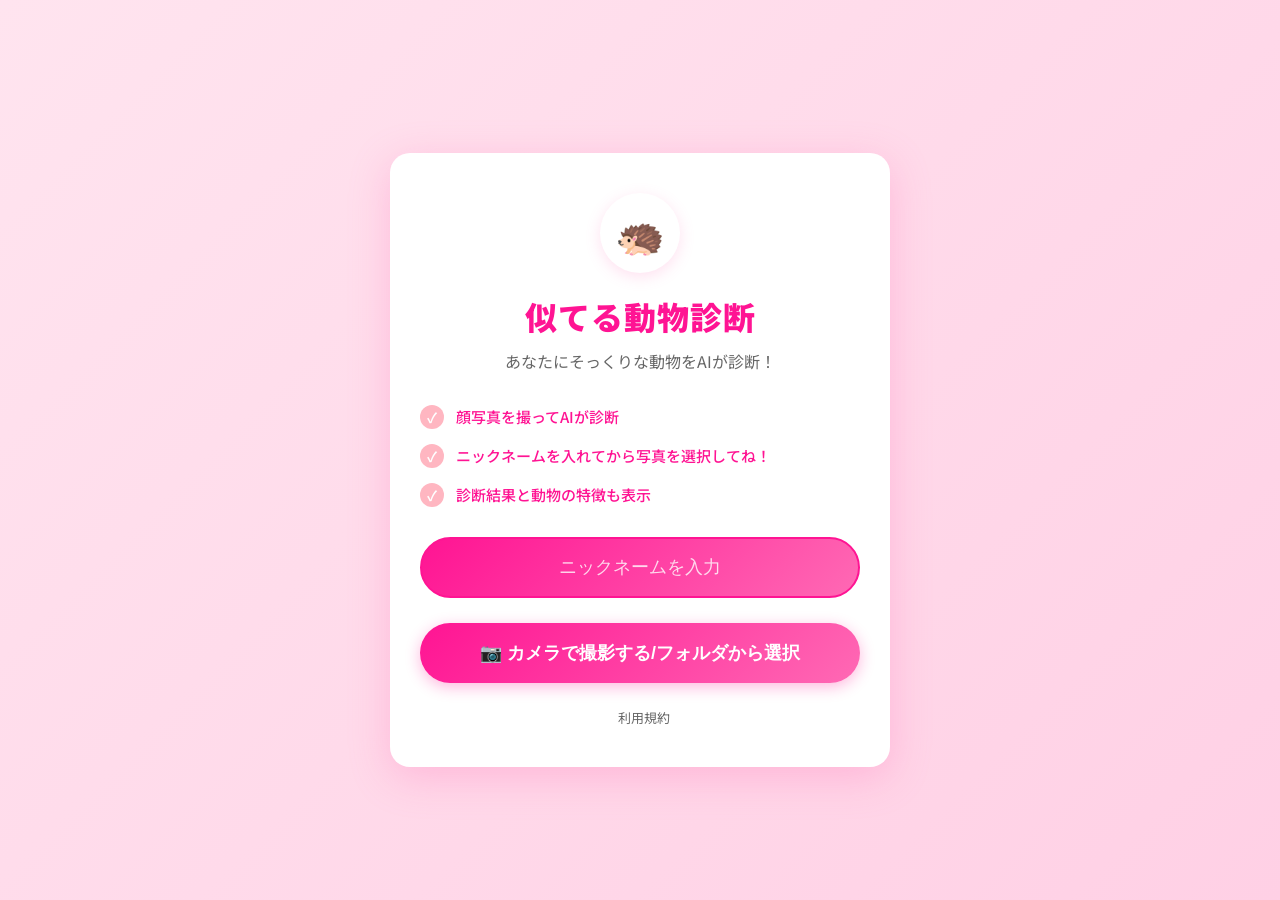
<file: index.html>
<!DOCTYPE html>
<html lang="ja">
<head>
    <meta charset="UTF-8">
    <meta name="viewport" content="width=device-width, initial-scale=1.0">
    <meta name="description" content="あなたにそっくりな動物をAIが診断！顔写真を撮ってAIが診断します。">
    <title>似てる動物AI - あなたにそっくりな動物を診断</title>
    <link rel="preconnect" href="https://fonts.googleapis.com">
    <link rel="preconnect" href="https://fonts.gstatic.com" crossorigin>
    <link href="https://fonts.googleapis.com/css2?family=Noto+Sans+JP:wght@400;500;700;900&display=swap" rel="stylesheet">
    <link rel="stylesheet" href="css/style.css">
</head>
<body>
    <!-- Background Stars -->
    <div class="stars-container" id="starsContainer"></div>

    <!-- Main Container -->
    <div class="container">
        <!-- Header Link -->
        <div class="header-link"></div>

        <!-- Main Card -->
        <div class="card">
            <!-- Icon -->
            <div class="icon-container">
                <span class="icon">🦔</span>
            </div>

            <!-- Title -->
            <h1 class="title">似てる動物診断</h1>
            <p class="subtitle">あなたにそっくりな動物をAIが診断！</p>

            <!-- Feature List -->
            <div class="feature-list">
                <div class="feature-item">
                    <span class="check-icon">✓</span>
                    <span>顔写真を撮ってAIが診断</span>
                </div>
                <div class="feature-item">
                    <span class="check-icon">✓</span>
                    <span>ニックネームを入れてから写真を選択してね！</span>
                </div>
                <div class="feature-item">
                    <span class="check-icon">✓</span>
                    <span>診断結果と動物の特徴も表示</span>
                </div>
            </div>
<!-- Nickname Input -->
<div class="nickname-container">
    <input type="text" id="nicknameInput" class="nickname-input" placeholder="ニックネームを入力" maxlength="20">
</div>
            <!-- Upload Button -->
            <button class="upload-btn" id="uploadBtn">📷 カメラで撮影する/フォルダから選択</button>

            <!-- Hidden File Input -->
            <input type="file" id="fileInput" accept="image/*" style="display: none;">

            <!-- Footer Links -->
            <div class="footer-links">
                <span class="divider"></span>
                <a href="terms.html" class="footer-link">利用規約</a>
            </div>
        </div>
    </div>

    <!-- Main JS -->
    <script src="js/main.js"></script>
</body>
</html>
</file>
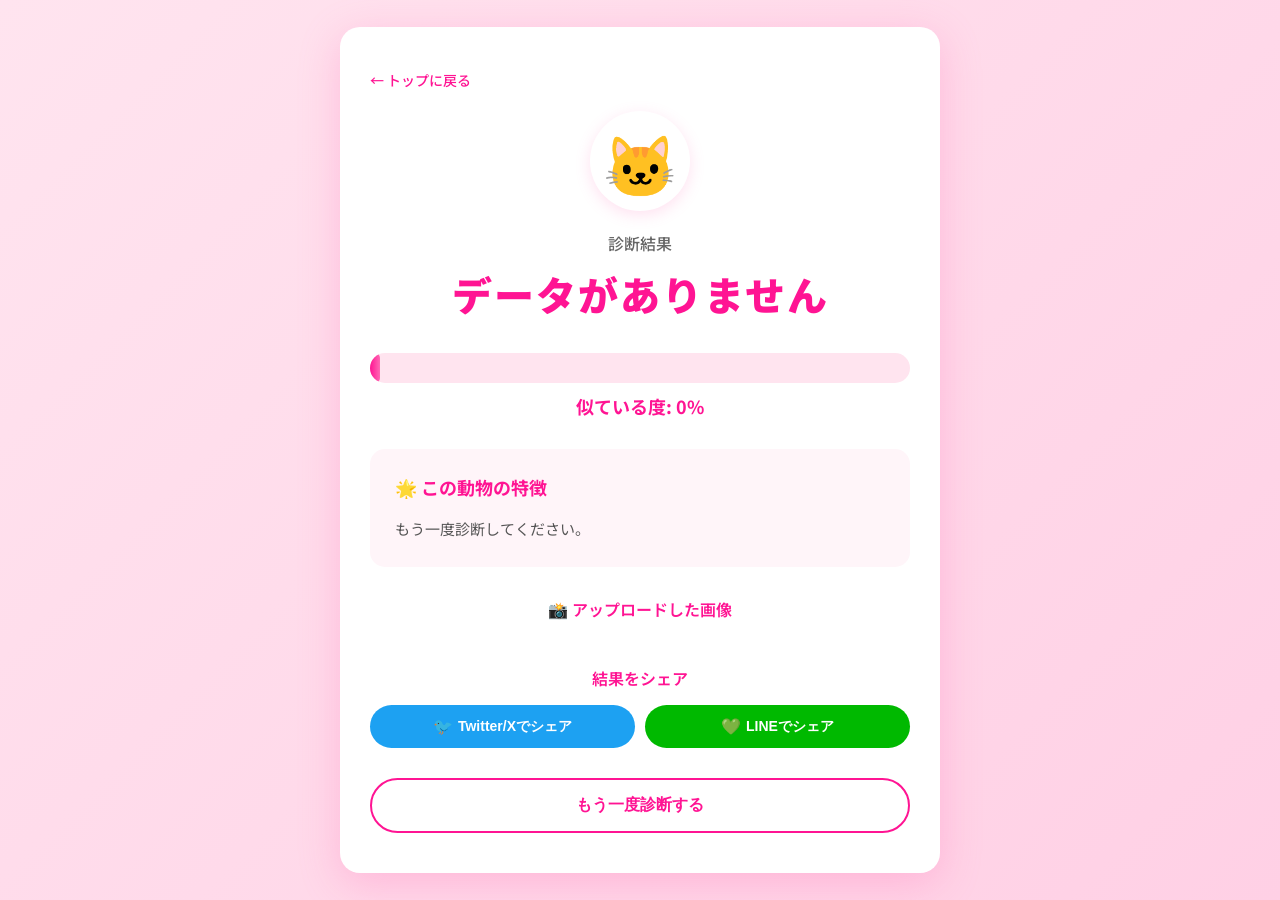
<file: result.html>
<!DOCTYPE html>
<html lang="ja">
<head>
    <meta charset="UTF-8">
    <meta name="viewport" content="width=device-width, initial-scale=1.0">
    <meta name="description" content="動物AI診断の結果">
    <title>診断結果 - 似てる動物AI</title>
    <link rel="preconnect" href="https://fonts.googleapis.com">
    <link rel="preconnect" href="https://fonts.gstatic.com" crossorigin>
    <link href="https://fonts.googleapis.com/css2?family=Noto+Sans+JP:wght@400;500;700;900&display=swap" rel="stylesheet">
    <link rel="stylesheet" href="css/style.css">
</head>
<body>
    <!-- Background Stars -->
    <div class="stars-container" id="starsContainer"></div>

    <!-- Main Container -->
    <div class="container">
        <!-- Main Card -->
        <div class="card result-card">
            <!-- Loading Screen -->
            <div class="loading-screen" id="loadingScreen">
                <div class="spinner"></div>
                <p class="loading-text">AIが診断中です...</p>
            </div>

            <!-- Result Screen -->
            <div class="result-screen" id="resultScreen" style="display: none;">
                <!-- Back Button -->
                <div class="back-btn-container">
                    <a href="index.html" class="back-btn">← トップに戻る</a>
                </div>

                <!-- Animal Icon -->
                <div class="icon-container result-icon">
                    <span class="icon" id="animalIcon">🐱</span>
                </div>

                <!-- Result Title -->
                <h2 class="result-title">診断結果</h2>
                <h1 class="animal-name" id="animalName">ねこ</h1>

                <!-- Similarity Percentage -->
                <div class="similarity-container">
                    <div class="similarity-bar">
                        <div class="similarity-fill" id="similarityFill" style="width: 0%"></div>
                    </div>
                    <p class="similarity-text">似ている度: <span id="similarityPercent">0</span>%</p>
                </div>

                <!-- Animal Description -->
                <div class="description-box">
                    <h3 class="description-title">🌟 この動物の特徴</h3>
                    <p class="description-text" id="animalDescription">
                        診断結果を読み込み中...
                    </p>
                </div>

                <!-- Uploaded Image Preview -->
                <div class="image-preview-container">
                    <h3 class="preview-title">📸 アップロードした画像</h3>
                    <div class="image-preview" id="imagePreview"></div>
                </div>

                <!-- Share Buttons -->
                <div class="share-buttons">
                    <h3 class="share-title">結果をシェア</h3>
                    <div class="share-btn-group">
                        <button class="share-btn twitter-btn" id="shareTwitter">
                            <span class="share-icon">🐦</span> Twitter/Xでシェア
                        </button>
                        <button class="share-btn line-btn" id="shareLine">
                            <span class="share-icon">💚</span> LINEでシェア
                        </button>
                    </div>
                </div>

                <!-- Try Again Button -->
                <button class="retry-btn" onclick="location.href='index.html'">
                    もう一度診断する
                </button>
            </div>
        </div>
    </div>

    <script src="js/main.js"></script>
    <script src="js/result.js"></script>
</body>
</html>
</file>
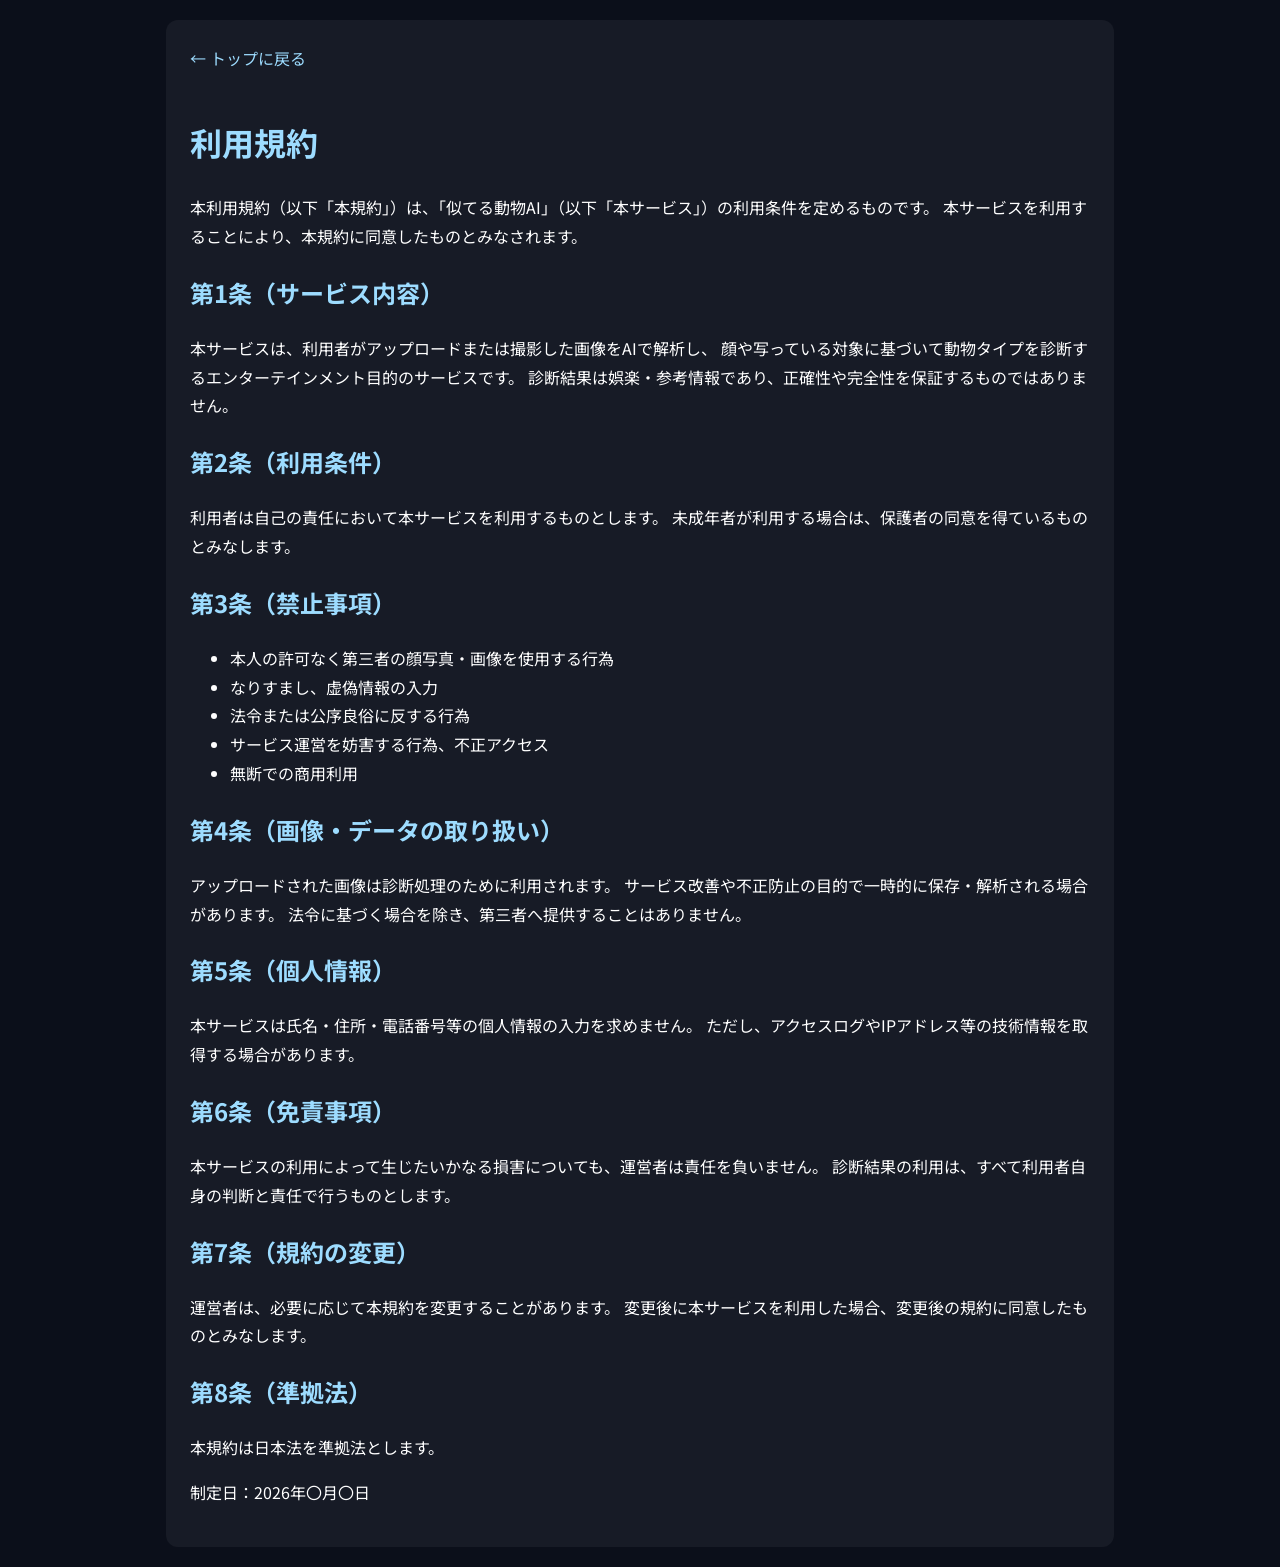
<file: terms.html>
<!DOCTYPE html>
<html lang="ja">
<head>
    <meta charset="UTF-8">
    <meta name="viewport" content="width=device-width, initial-scale=1.0">
    <title>利用規約｜似てる動物AI</title>
    <link href="https://fonts.googleapis.com/css2?family=Noto+Sans+JP:wght@400;500;700&display=swap" rel="stylesheet">
    <style>
        body {
            font-family: "Noto Sans JP", sans-serif;
            background: #0b0f1a;
            color: #ffffff;
            line-height: 1.8;
            margin: 0;
            padding: 20px;
        }
        .container {
            max-width: 900px;
            margin: 0 auto;
            background: rgba(255,255,255,0.05);
            border-radius: 12px;
            padding: 24px;
        }
        h1, h2 {
            color: #9ddcff;
        }
        a {
            color: #9ddcff;
            text-decoration: none;
        }
        .back {
            margin-bottom: 20px;
            display: inline-block;
        }
    </style>
</head>
<body>
    <div class="container">
        <a href="index.html" class="back">← トップに戻る</a>

        <h1>利用規約</h1>

        <p>
            本利用規約（以下「本規約」）は、「似てる動物AI」（以下「本サービス」）の利用条件を定めるものです。
            本サービスを利用することにより、本規約に同意したものとみなされます。
        </p>

        <h2>第1条（サービス内容）</h2>
        <p>
            本サービスは、利用者がアップロードまたは撮影した画像をAIで解析し、
            顔や写っている対象に基づいて動物タイプを診断するエンターテインメント目的のサービスです。
            診断結果は娯楽・参考情報であり、正確性や完全性を保証するものではありません。
        </p>

        <h2>第2条（利用条件）</h2>
        <p>
            利用者は自己の責任において本サービスを利用するものとします。
            未成年者が利用する場合は、保護者の同意を得ているものとみなします。
        </p>

        <h2>第3条（禁止事項）</h2>
        <ul>
            <li>本人の許可なく第三者の顔写真・画像を使用する行為</li>
            <li>なりすまし、虚偽情報の入力</li>
            <li>法令または公序良俗に反する行為</li>
            <li>サービス運営を妨害する行為、不正アクセス</li>
            <li>無断での商用利用</li>
        </ul>

        <h2>第4条（画像・データの取り扱い）</h2>
        <p>
            アップロードされた画像は診断処理のために利用されます。
            サービス改善や不正防止の目的で一時的に保存・解析される場合があります。
            法令に基づく場合を除き、第三者へ提供することはありません。
        </p>

        <h2>第5条（個人情報）</h2>
        <p>
            本サービスは氏名・住所・電話番号等の個人情報の入力を求めません。
            ただし、アクセスログやIPアドレス等の技術情報を取得する場合があります。
        </p>

        <h2>第6条（免責事項）</h2>
        <p>
            本サービスの利用によって生じたいかなる損害についても、運営者は責任を負いません。
            診断結果の利用は、すべて利用者自身の判断と責任で行うものとします。
        </p>

        <h2>第7条（規約の変更）</h2>
        <p>
            運営者は、必要に応じて本規約を変更することがあります。
            変更後に本サービスを利用した場合、変更後の規約に同意したものとみなします。
        </p>

        <h2>第8条（準拠法）</h2>
        <p>
            本規約は日本法を準拠法とします。
        </p>

        <p>制定日：2026年〇月〇日</p>
    </div>
</body>
</html>
</file>
<file: css/style.css>
/* ===============================
   Global Styles & Reset
   =============================== */
* {
    margin: 0;
    padding: 0;
    box-sizing: border-box;
}

body {
    font-family: 'Noto Sans JP', sans-serif;
    background: linear-gradient(135deg, #FFE4EF 0%, #FFD0E5 100%);
    min-height: 100vh;
    position: relative;
    overflow-x: hidden;
}

/* ===============================
   Background Stars Animation
   =============================== */
.stars-container {
    position: fixed;
    top: 0;
    left: 0;
    width: 100%;
    height: 100%;
    pointer-events: none;
    z-index: 0;
}

.star {
    position: absolute;
    color: #FF69B4;
    opacity: 0.6;
    animation: twinkle 3s infinite;
    font-size: 20px;
}

.star:nth-child(2n) {
    animation-delay: 1s;
    opacity: 0.4;
}

.star:nth-child(3n) {
    animation-delay: 2s;
    opacity: 0.5;
}

@keyframes twinkle {
    0%, 100% { opacity: 0.3; transform: scale(0.8); }
    50% { opacity: 0.8; transform: scale(1.2); }
}

/* ===============================
   Main Container
   =============================== */
.container {
    position: relative;
    z-index: 1;
    min-height: 100vh;
    display: flex;
    flex-direction: column;
    align-items: center;
    justify-content: center;
    padding: 20px;
}

/* ===============================
   Header Link
   =============================== */
.header-link {
    margin-bottom: 20px;
    text-align: center;
}

.gallery-link {
    color: #FF1493;
    text-decoration: none;
    font-size: 14px;
    font-weight: 500;
    border-bottom: 2px solid #FF69B4;
    padding-bottom: 2px;
    transition: all 0.3s ease;
}

.gallery-link:hover {
    color: #FF69B4;
    border-bottom-color: #FF1493;
}

/* ===============================
   Main Card
   =============================== */
.card {
    background: white;
    border-radius: 20px;
    padding: 40px 30px;
    max-width: 500px;
    width: 100%;
    box-shadow: 0 10px 40px rgba(255, 105, 180, 0.3);
    text-align: center;
    animation: slideUp 0.5s ease;
}

@keyframes slideUp {
    from {
        opacity: 0;
        transform: translateY(20px);
    }
    to {
        opacity: 1;
        transform: translateY(0);
    }
}

/* ===============================
   Icon Container
   =============================== */
.icon-container {
    background: white;
    width: 80px;
    height: 80px;
    border-radius: 50%;
    margin: 0 auto 20px;
    display: flex;
    align-items: center;
    justify-content: center;
    box-shadow: 0 4px 15px rgba(255, 105, 180, 0.2);
}

.icon {
    font-size: 40px;
}

/* ===============================
   Title & Subtitle
   =============================== */
.title {
    color: #FF1493;
    font-size: 32px;
    font-weight: 900;
    margin-bottom: 10px;
    letter-spacing: 1px;
}

.subtitle {
    color: #666;
    font-size: 16px;
    margin-bottom: 30px;
    line-height: 1.6;
}

/* ===============================
   Feature List
   =============================== */
.feature-list {
    text-align: left;
    margin-bottom: 30px;
}

.feature-item {
    display: flex;
    align-items: center;
    margin-bottom: 15px;
    color: #FF1493;
    font-size: 15px;
    font-weight: 500;
}

.check-icon {
    display: inline-flex;
    align-items: center;
    justify-content: center;
    width: 24px;
    height: 24px;
    background: #FFB6C1;
    border-radius: 50%;
    margin-right: 12px;
    color: white;
    font-size: 14px;
    font-weight: bold;
    flex-shrink: 0;
}

/* ===============================
   Upload Button
   =============================== */
.upload-btn {
    width: 100%;
    background: linear-gradient(135deg, #FF1493 0%, #FF69B4 100%);
    color: white;
    border: none;
    border-radius: 50px;
    padding: 18px 30px;
    font-size: 18px;
    font-weight: 700;
    cursor: pointer;
    transition: all 0.3s ease;
    box-shadow: 0 4px 15px rgba(255, 20, 147, 0.3);
    margin-bottom: 25px;
}

.upload-btn:hover {
    transform: translateY(-2px);
    box-shadow: 0 6px 20px rgba(255, 20, 147, 0.4);
}

.upload-btn:active {
    transform: translateY(0);
}

/* ===============================
   Footer Links
   =============================== */
.footer-links {
    display: flex;
    align-items: center;
    justify-content: center;
    gap: 8px;
    font-size: 13px;
}

.footer-link {
    color: #666;
    text-decoration: none;
    transition: color 0.3s ease;
}

.footer-link:hover {
    color: #FF1493;
}

.divider {
    color: #ccc;
}

/* ===============================
   Loading Screen
   =============================== */
.loading-screen {
    padding: 60px 0;
    text-align: center;
}

.spinner {
    width: 60px;
    height: 60px;
    margin: 0 auto 20px;
    border: 6px solid #FFE4EF;
    border-top: 6px solid #FF1493;
    border-radius: 50%;
    animation: spin 1s linear infinite;
}

@keyframes spin {
    0% { transform: rotate(0deg); }
    100% { transform: rotate(360deg); }
}

.loading-text {
    color: #FF1493;
    font-size: 16px;
    font-weight: 600;
}

/* ===============================
   Result Screen
   =============================== */
.result-card {
    max-width: 600px;
}

.back-btn-container {
    margin-bottom: 20px;
    text-align: left;
}

.back-btn {
    color: #FF1493;
    text-decoration: none;
    font-size: 14px;
    font-weight: 500;
    transition: color 0.3s ease;
    display: inline-block;
}

.back-btn:hover {
    color: #FF69B4;
}

.result-icon {
    width: 100px;
    height: 100px;
}

.result-icon .icon {
    font-size: 60px;
}

.result-title {
    color: #666;
    font-size: 16px;
    margin-bottom: 10px;
    font-weight: 500;
}

.animal-name {
    color: #FF1493;
    font-size: 40px;
    font-weight: 900;
    margin-bottom: 30px;
    letter-spacing: 2px;
}

/* ===============================
   Similarity Bar
   =============================== */
.similarity-container {
    margin-bottom: 30px;
}

.similarity-bar {
    width: 100%;
    height: 30px;
    background: #FFE4EF;
    border-radius: 15px;
    overflow: hidden;
    margin-bottom: 10px;
}

.similarity-fill {
    height: 100%;
    background: linear-gradient(90deg, #FF1493 0%, #FF69B4 100%);
    border-radius: 15px;
    transition: width 1s ease;
    display: flex;
    align-items: center;
    justify-content: flex-end;
    padding-right: 10px;
}

.similarity-text {
    color: #FF1493;
    font-size: 18px;
    font-weight: 700;
}

/* ===============================
   Description Box
   =============================== */
.description-box {
    background: #FFF5F9;
    border-radius: 15px;
    padding: 25px;
    margin-bottom: 30px;
    text-align: left;
}

.description-title {
    color: #FF1493;
    font-size: 18px;
    font-weight: 700;
    margin-bottom: 15px;
}

.description-text {
    color: #555;
    font-size: 15px;
    line-height: 1.8;
}

/* ===============================
   Image Preview
   =============================== */
.image-preview-container {
    margin-bottom: 30px;
}

.preview-title {
    color: #FF1493;
    font-size: 16px;
    font-weight: 600;
    margin-bottom: 15px;
}

.image-preview {
    width: 100%;
    max-width: 300px;
    margin: 0 auto;
    border-radius: 15px;
    overflow: hidden;
    box-shadow: 0 4px 15px rgba(0, 0, 0, 0.1);
}

.image-preview img {
    width: 100%;
    height: auto;
    display: block;
}

/* ===============================
   Share Buttons
   =============================== */
.share-buttons {
    margin-bottom: 30px;
}

.share-title {
    color: #FF1493;
    font-size: 16px;
    font-weight: 600;
    margin-bottom: 15px;
}

.share-btn-group {
    display: flex;
    gap: 10px;
    justify-content: center;
}

.share-btn {
    flex: 1;
    padding: 12px 20px;
    border: none;
    border-radius: 50px;
    font-size: 14px;
    font-weight: 600;
    cursor: pointer;
    transition: all 0.3s ease;
    display: flex;
    align-items: center;
    justify-content: center;
    gap: 5px;
}

.twitter-btn {
    background: #1DA1F2;
    color: white;
}

.twitter-btn:hover {
    background: #1a8cd8;
    transform: translateY(-2px);
}

.line-btn {
    background: #00B900;
    color: white;
}

.line-btn:hover {
    background: #009900;
    transform: translateY(-2px);
}

.share-icon {
    font-size: 16px;
}

/* ===============================
   Retry Button
   =============================== */
.retry-btn {
    width: 100%;
    background: white;
    color: #FF1493;
    border: 2px solid #FF1493;
    border-radius: 50px;
    padding: 15px 30px;
    font-size: 16px;
    font-weight: 700;
    cursor: pointer;
    transition: all 0.3s ease;
}

.retry-btn:hover {
    background: #FF1493;
    color: white;
    transform: translateY(-2px);
}

/* ===============================
   Gallery Styles
   =============================== */
.gallery-card {
    max-width: 700px;
}

.gallery-grid {
    display: grid;
    grid-template-columns: repeat(auto-fill, minmax(150px, 1fr));
    gap: 20px;
    margin-bottom: 30px;
}

.gallery-item {
    text-align: center;
}

.gallery-image {
    width: 100%;
    aspect-ratio: 1;
    border-radius: 15px;
    overflow: hidden;
    margin-bottom: 10px;
    display: flex;
    align-items: center;
    justify-content: center;
    background: linear-gradient(135deg, #FFE4EF 0%, #FFD0E5 100%);
    position: relative;
}

.gallery-image.blurred {
    filter: blur(10px);
    background: linear-gradient(135deg, #FFE4EF 0%, #FFD0E5 100%);
}

.animal-emoji {
    font-size: 48px;
    filter: blur(0);
}

.gallery-animal {
    color: #FF1493;
    font-size: 14px;
    font-weight: 600;
}

.gallery-note {
    text-align: center;
    padding: 20px;
    background: #FFF5F9;
    border-radius: 10px;
    color: #999;
    font-size: 13px;
}

/* ===============================
   Responsive Design
   =============================== */
@media (max-width: 600px) {
    .container {
        padding: 15px;
    }

    .card {
        padding: 30px 20px;
    }

    .title {
        font-size: 28px;
    }

    .subtitle {
        font-size: 14px;
    }

    .feature-item {
        font-size: 14px;
    }

    .upload-btn {
        font-size: 16px;
        padding: 15px 25px;
    }

    .animal-name {
        font-size: 32px;
    }

    .gallery-grid {
        grid-template-columns: repeat(auto-fill, minmax(120px, 1fr));
        gap: 15px;
    }

    .share-btn-group {
        flex-direction: column;
    }
}

@media (max-width: 400px) {
    .title {
        font-size: 24px;
    }

    .icon-container {
        width: 60px;
        height: 60px;
    }

    .icon {
        font-size: 30px;
    }

    .gallery-grid {
        grid-template-columns: repeat(2, 1fr);
    }
}
/* ===============================
   Nickname Input
   =============================== */
.nickname-container {
    width: 100%;
    margin-bottom: 25px; /* ボタンと同じ間隔 */
}

.nickname-input {
    width: 100%;
    padding: 18px 30px;              /* upload-btnと同じ */
    font-size: 18px;
    font-weight: 700;
    border-radius: 50px;             /* ボタンと同じ丸さ */
    border: 2px solid #FF1493;       /* ピンク枠 */
   background: linear-gradient(135deg, #FF1493 0%, #FF69B4 100%);
    color: #ffffff;                  /* 白文字 */
    text-align: center;
    outline: none;
    transition: all 0.3s ease;
}

/* プレースホルダーも白 */
.nickname-input::placeholder {
    color: rgba(255,255,255,0.8);
    font-weight: 500;
}

/* フォーカス時 */
.nickname-input:focus {
    box-shadow: 0 4px 15px rgba(255, 20, 147, 0.3);
    transform: translateY(-2px);
}
</file>
